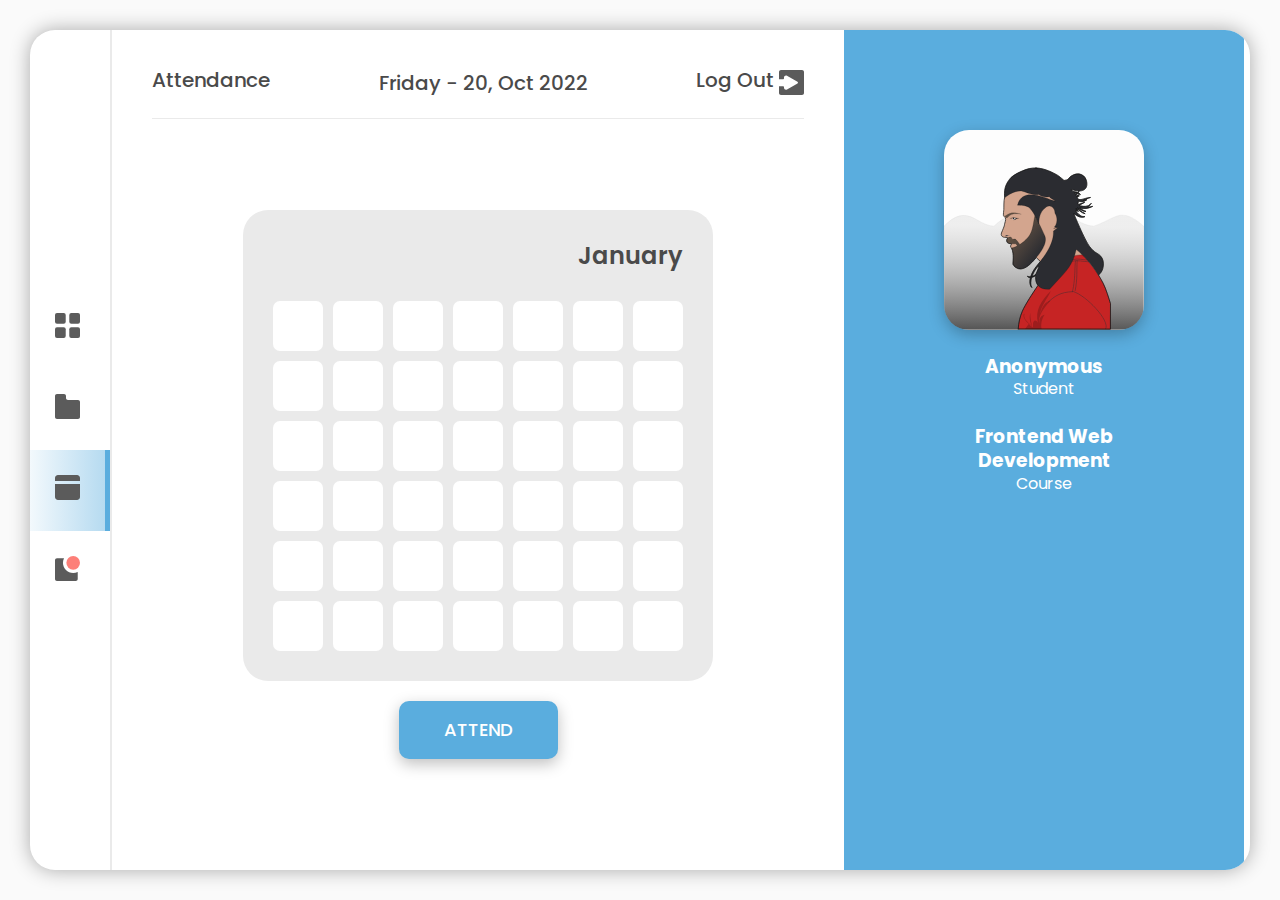
<file: assets/page/attendance.html>
<!DOCTYPE html>
<html lang="en">
  <head>
    <meta charset="UTF-8" />
    <meta http-equiv="X-UA-Compatible" content="IE=edge" />
    <meta name="viewport" content="width=device-width, initial-scale=1.0" />
    <meta
      name="keywords"
      content="Tek, Tech, Technololgy, Technopreneur, Teknopreneur, Technopreneurship, Entrepreneur, Web, Web Development, Coding, Programming, Attendance"
    />

    <title>Attendance - Teknopreneur</title>

    <link rel="preconnect" href="https://fonts.googleapis.com" />
    <link rel="preconnect" href="https://fonts.gstatic.com" crossorigin />
    <link
      href="https://fonts.googleapis.com/css2?family=Poppins:ital,wght@0,100;0,200;0,300;0,400;0,500;0,600;0,700;0,800;1,100;1,200;1,300;1,400;1,500;1,600;1,700;1,800&display=swap"
      rel="stylesheet"
    />

    <link rel="stylesheet" href="../css/style.css" />
    <link rel="stylesheet" href="../css/app.css" />
  </head>
  <body>
    <main class="main--white">
      <nav>
        <a href="dashboard.html" class="nav__item">
          <img src="../img/icon-dashboard.svg" alt="icon-dashboard" />
        </a>
        <a href="resources.html" class="nav__item">
          <img src="../img/icon-resources.svg" alt="icon-resources" />
        </a>
        <a href="attendance.html" class="nav__item nav__item--active">
          <img src="../img/icon-plan.svg" alt="icon-plan" />
        </a>
        <a href="notify.html" class="nav__item">
          <img src="../img/icon-notify.svg" alt="icon-notify" />
        </a>
      </nav>

      <section class="board">
        <header class="board__header">
          <h1 class="board__heading">Attendance</h1>
          <p>Friday - 20, Oct 2022</p>
          <a href="./sign.html" class="btn--board"
            ><span> Log Out </span
            ><img src="../img/icon-logout.svg" alt="icon-logout"
          /></a>
        </header>

        <section class="board__content">
          <section class="calendar">
            <h2 class="calendar__title">January</h2>
            <div class="calendar__dates">
              <div class="calendar__date"></div>
              <div class="calendar__date"></div>
              <div class="calendar__date"></div>
              <div class="calendar__date"></div>
              <div class="calendar__date"></div>
              <div class="calendar__date"></div>
              <div class="calendar__date"></div>
              <div class="calendar__date"></div>
              <div class="calendar__date"></div>
              <div class="calendar__date"></div>
              <div class="calendar__date"></div>
              <div class="calendar__date"></div>
              <div class="calendar__date"></div>
              <div class="calendar__date"></div>
              <div class="calendar__date"></div>
              <div class="calendar__date"></div>
              <div class="calendar__date"></div>
              <div class="calendar__date"></div>
              <div class="calendar__date"></div>
              <div class="calendar__date"></div>
              <div class="calendar__date"></div>
              <div class="calendar__date"></div>
              <div class="calendar__date"></div>
              <div class="calendar__date"></div>
              <div class="calendar__date"></div>
              <div class="calendar__date"></div>
              <div class="calendar__date"></div>
              <div class="calendar__date"></div>
              <div class="calendar__date"></div>
              <div class="calendar__date"></div>
              <div class="calendar__date"></div>
              <div class="calendar__date"></div>
              <div class="calendar__date"></div>
              <div class="calendar__date"></div>
              <div class="calendar__date"></div>
              <div class="calendar__date"></div>
              <div class="calendar__date"></div>
              <div class="calendar__date"></div>
              <div class="calendar__date"></div>
              <div class="calendar__date"></div>
              <div class="calendar__date"></div>
              <div class="calendar__date"></div>
            </div>
          </section>

          <a href="" class="btn btn--primary">Attend</a>
        </section>
      </section>

      <aside>
        <div class="user__icon"></div>

        <div>
          <h3>Anonymous</h3>
          <p>Student</p>
        </div>

        <div>
          <h3>Frontend Web Development</h3>
          <p>Course</p>
        </div>
      </aside>
    </main>
  </body>
</html>
</file>
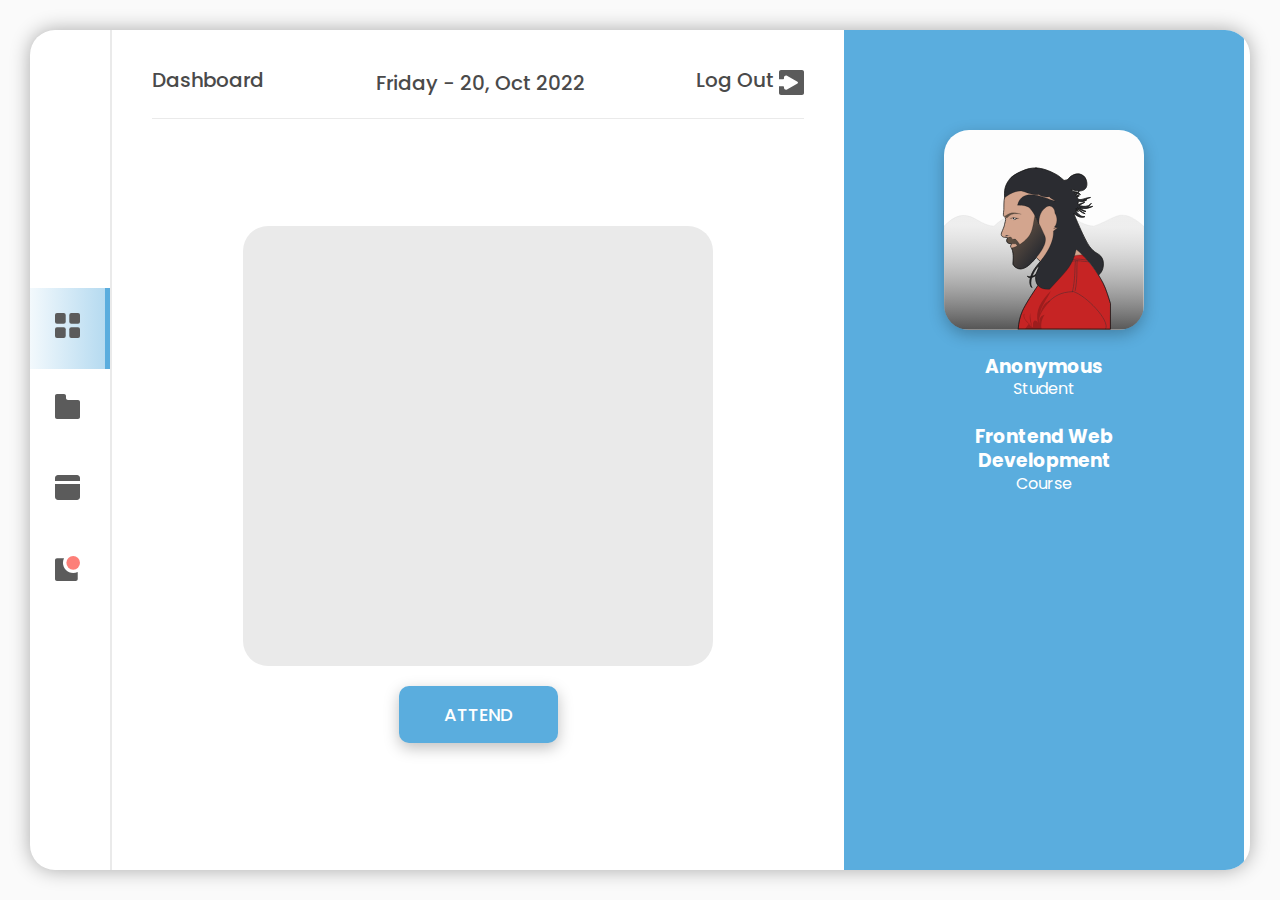
<file: assets/page/dashboard.html>
<!DOCTYPE html>
<html lang="en">
  <head>
    <meta charset="UTF-8" />
    <meta http-equiv="X-UA-Compatible" content="IE=edge" />
    <meta name="viewport" content="width=device-width, initial-scale=1.0" />

    <title>Dashboard - Teknopreneur</title>

    <link rel="preconnect" href="https://fonts.googleapis.com" />
    <link rel="preconnect" href="https://fonts.gstatic.com" crossorigin />
    <link
      href="https://fonts.googleapis.com/css2?family=Poppins:ital,wght@0,100;0,200;0,300;0,400;0,500;0,600;0,700;0,800;1,100;1,200;1,300;1,400;1,500;1,600;1,700;1,800&display=swap"
      rel="stylesheet"
    />

    <link rel="stylesheet" href="../css/style.css" />
    <link rel="stylesheet" href="../css/app.css" />
  </head>
  <body>
    <main class="main--white">
      <nav>
        <a href="dashboard.html" class="nav__item nav__item--active">
          <img src="../img/icon-dashboard.svg" alt="icon-dashboard" />
        </a>
        <a href="resources.html" class="nav__item">
          <img src="../img/icon-resources.svg" alt="icon-resources" />
        </a>
        <a href="attendance.html" class="nav__item">
          <img src="../img/icon-plan.svg" alt="icon-plan" />
        </a>
        <a href="notify.html" class="nav__item">
          <img src="../img/icon-notify.svg" alt="icon-notify" />
        </a>
      </nav>

      <section class="board">
        <header class="board__header">
          <h1 class="board__heading">Dashboard</h1>
          <p>Friday - 20, Oct 2022</p>
          <a href="" class="btn--board"
            ><span> Log Out </span
            ><img src="../img/icon-logout.svg" alt="icon-logout"
          /></a>
        </header>

        <section class="board__content">
          <section class="calendar">
            <h2 class="calendar__title"></h2>
            <div class="calendar__dates"></div>
          </section>

          <a href="" class="btn btn--primary">Attend</a>
        </section>
      </section>

      <aside>
        <div class="user__icon"></div>

        <div>
          <h3>Anonymous</h3>
          <p>Student</p>
        </div>

        <div>
          <h3>Frontend Web Development</h3>
          <p>Course</p>
        </div>
      </aside>
    </main>
  </body>
</html>
</file>
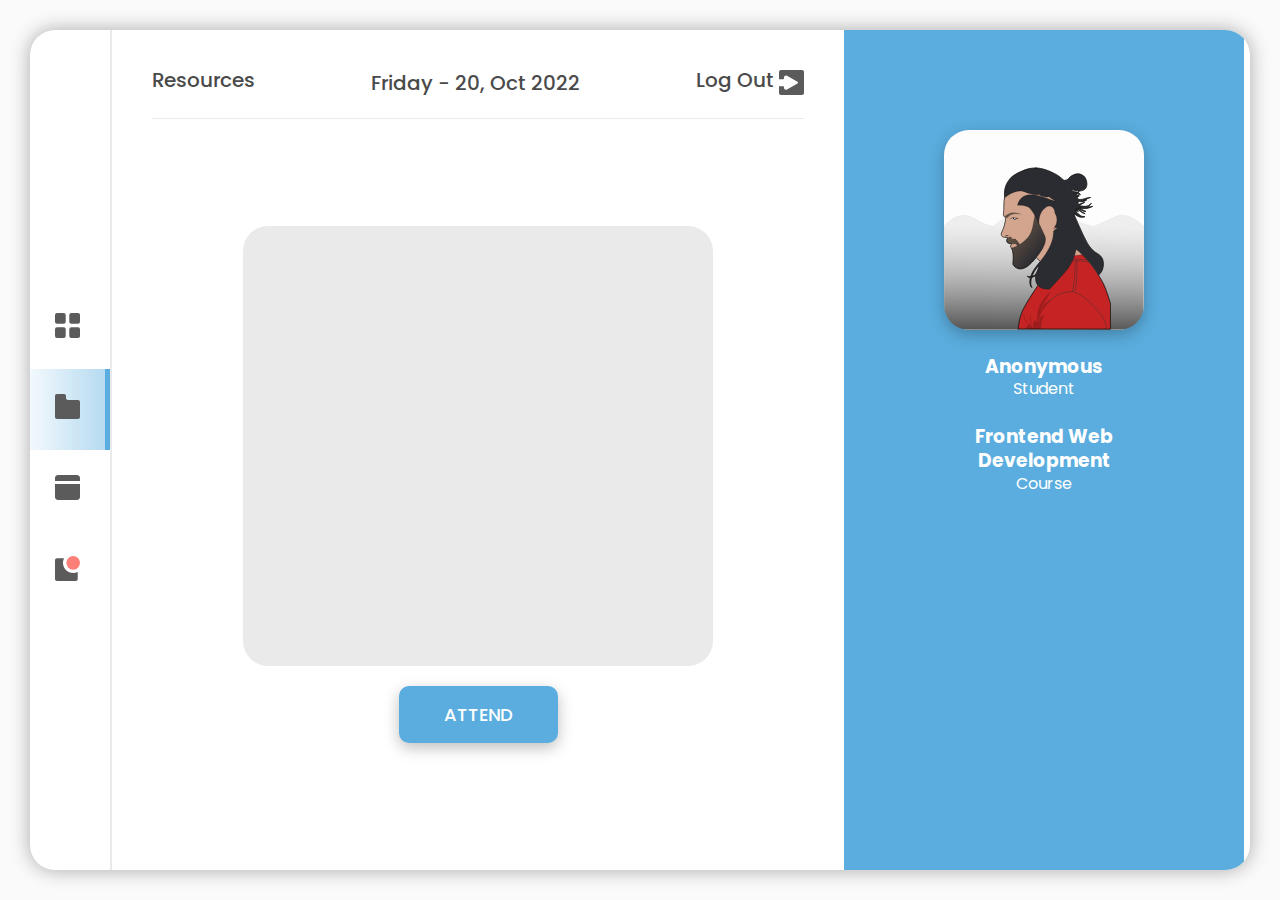
<file: assets/page/resources.html>
<!DOCTYPE html>
<html lang="en">
  <head>
    <meta charset="UTF-8" />
    <meta http-equiv="X-UA-Compatible" content="IE=edge" />
    <meta name="viewport" content="width=device-width, initial-scale=1.0" />

    <title>Resources - Teknopreneur</title>

    <link rel="preconnect" href="https://fonts.googleapis.com" />
    <link rel="preconnect" href="https://fonts.gstatic.com" crossorigin />
    <link
      href="https://fonts.googleapis.com/css2?family=Poppins:ital,wght@0,100;0,200;0,300;0,400;0,500;0,600;0,700;0,800;1,100;1,200;1,300;1,400;1,500;1,600;1,700;1,800&display=swap"
      rel="stylesheet"
    />

    <link rel="stylesheet" href="../css/style.css" />
    <link rel="stylesheet" href="../css/app.css" />
  </head>
  <body>
    <main class="main--white">
      <nav>
        <a href="dashboard.html" class="nav__item">
          <img src="../img/icon-dashboard.svg" alt="icon-dashboard" />
        </a>
        <a href="resources.html" class="nav__item nav__item--active">
          <img src="../img/icon-resources.svg" alt="icon-resources" />
        </a>
        <a href="attendance.html" class="nav__item">
          <img src="../img/icon-plan.svg" alt="icon-plan" />
        </a>
        <a href="notify.html" class="nav__item">
          <img src="../img/icon-notify.svg" alt="icon-notify" />
        </a>
      </nav>

      <section class="board">
        <header class="board__header">
          <h1 class="board__heading">Resources</h1>
          <p>Friday - 20, Oct 2022</p>
          <a href="" class="btn--board"
            ><span> Log Out </span
            ><img src="../img/icon-logout.svg" alt="icon-logout"
          /></a>
        </header>

        <section class="board__content">
          <section class="calendar">
            <h2 class="calendar__title"></h2>
            <div class="calendar__dates"></div>
          </section>

          <a href="" class="btn btn--primary">Attend</a>
        </section>
      </section>

      <aside>
        <div class="user__icon"></div>

        <div>
          <h3>Anonymous</h3>
          <p>Student</p>
        </div>

        <div>
          <h3>Frontend Web Development</h3>
          <p>Course</p>
        </div>
      </aside>
    </main>
  </body>
</html>
</file>
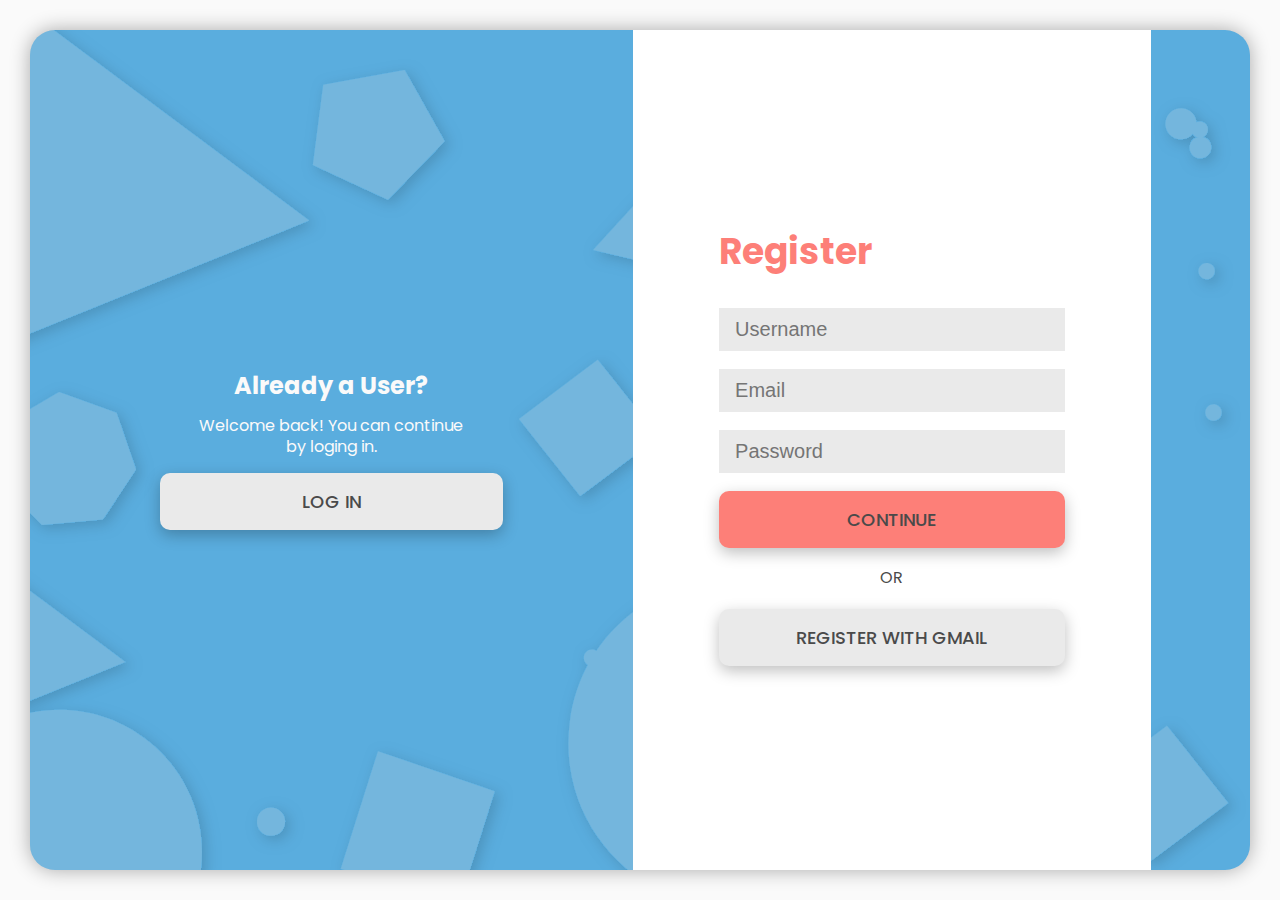
<file: assets/page/sign.html>
<!DOCTYPE html>
<html lang="en">
  <head>
    <meta charset="UTF-8" />
    <meta http-equiv="X-UA-Compatible" content="IE=edge" />
    <meta name="viewport" content="width=device-width, initial-scale=1.0" />
    <meta
      name="keywords"
      content="Tek, Tech, Technololgy, Technopreneur, Teknopreneur, Technopreneurship, Entrepreneur, Web, Web Development, Coding, Programming, Attendance"
    />
    <meta
      name="description"
      content="A website for connecting to Tek Web App"
    />

    <title>Register - Teknopreneur</title>

    <link rel="preconnect" href="https://fonts.googleapis.com" />
    <link rel="preconnect" href="https://fonts.gstatic.com" crossorigin />
    <link
      href="https://fonts.googleapis.com/css2?family=Poppins:ital,wght@0,100;0,200;0,300;0,400;0,500;0,600;0,700;0,800;1,100;1,200;1,300;1,400;1,500;1,600;1,700;1,800&display=swap"
      rel="stylesheet"
    />

    <link rel="stylesheet" href="../css/style.css" />
    <link rel="stylesheet" href="../css/sign.css" />
  </head>
  <body>
    <main>
      <svg
        class="main__bg"
        width="1779"
        height="1503"
        viewBox="0 0 1779 1503"
        fill="none"
        xmlns="http://www.w3.org/2000/svg"
      >
        <rect width="1779" height="1502" fill="none" />
        <g
          style="mix-blend-mode: overlay"
          opacity="0.2"
          filter="url(#filter0_d_165_260)"
        >
          <path
            class="main__bg--1"
            d="M681.44 396.148L178.557 599.531L246.527 71.9454L681.44 396.148Z"
            fill="#D9D9D9"
          />
          <path
            class="main__bg--2"
            d="M1089.49 648.565L997.622 717.583L926.247 627.534L1018.11 558.516L1089.49 648.565Z"
            fill="#D9D9D9"
          />
          <path
            class="main__bg--3"
            d="M839.49 303.565L773.346 371.939L685.812 331.29L697.858 237.793L792.836 220.658L839.49 303.565Z"
            fill="#D9D9D9"
          />
          <path
            class="main__bg--1"
            d="M854.48 1199.19L718.37 1152.46L761.739 1015.24L897.849 1061.97L854.48 1199.19Z"
            fill="#D9D9D9"
          />
          <path
            class="main__bg--2"
            d="M489.416 1000.13C593.385 1077.63 572.592 1239.02 452.375 1287.64V1287.64C334.452 1335.33 208.822 1238.37 225.075 1112.21V1112.21C241.329 986.055 387.432 924.103 489.416 1000.13V1000.13Z"
            fill="#D9D9D9"
          />
          <path
            class="main__bg--3"
            d="M1753.49 1075.56L1661.62 1144.58L1590.25 1054.53L1682.11 985.516L1753.49 1075.56Z"
            fill="#D9D9D9"
          />
          <path
            class="main__bg--1"
            d="M467.015 911.099L314.119 972.936L334.785 812.53L467.015 911.099Z"
            fill="#D9D9D9"
          />
          <path
            class="main__bg--2"
            d="M1290.97 851.658C1411.09 941.203 1387.07 1127.67 1248.17 1183.84V1183.84C1111.93 1238.95 966.781 1126.92 985.56 981.161V981.161C1004.34 835.401 1173.14 763.824 1290.97 851.658V851.658Z"
            fill="#D9D9D9"
          />
          <path
            class="main__bg--3"
            d="M1709.3 268.684C1720.66 277.15 1718.39 294.78 1705.26 300.091V300.091C1692.37 305.301 1678.65 294.709 1680.43 280.928V280.928C1682.2 267.147 1698.16 260.38 1709.3 268.684V268.684Z"
            fill="#D9D9D9"
          />
          <path
            class="main__bg--1"
            d="M1728.73 300.844C1736.62 306.726 1735.04 318.975 1725.92 322.665V322.665C1716.97 326.284 1707.43 318.926 1708.67 309.351V309.351C1709.9 299.776 1720.99 295.075 1728.73 300.844V300.844Z"
            fill="#D9D9D9"
          />
          <path
            class="main__bg--2"
            d="M1726.11 282.466C1732.07 286.905 1730.88 296.148 1723.99 298.933V298.933C1717.24 301.665 1710.04 296.111 1710.97 288.886V288.886C1711.91 281.66 1720.27 278.112 1726.11 282.466V282.466Z"
            fill="#D9D9D9"
          />
          <path
            class="main__bg--3"
            d="M1734.11 447.466C1740.07 451.905 1738.88 461.148 1731.99 463.933V463.933C1725.24 466.665 1718.04 461.111 1718.97 453.886V453.886C1719.91 446.66 1728.27 443.112 1734.11 447.466V447.466Z"
            fill="#D9D9D9"
          />
          <path
            class="main__bg--1"
            d="M1742.11 612.466C1748.07 616.905 1746.88 626.148 1739.99 628.933V628.933C1733.24 631.665 1726.04 626.111 1726.97 618.886V618.886C1727.91 611.66 1736.27 608.112 1742.11 612.466V612.466Z"
            fill="#D9D9D9"
          />
          <path
            class="main__bg--2"
            d="M1396.66 519.774L1012.7 430.636L1273.5 145.332L1396.66 519.774Z"
            fill="#D9D9D9"
          />
          <path
            class="main__bg--3"
            d="M1017.11 898.466C1023.07 902.905 1021.88 912.148 1014.99 914.933V914.933C1008.24 917.665 1001.04 912.111 1001.97 904.886V904.886C1002.91 897.66 1011.27 894.112 1017.11 898.466V898.466Z"
            fill="#D9D9D9"
          />
          <path
            class="main__bg--1"
            d="M479.49 686.565L440.747 744.787L369.716 751.249L319.884 701.083L328.775 632.067L389.695 596.17L456.769 620.424L479.49 686.565Z"
            fill="#D9D9D9"
          />
          <path
            class="main__bg--2"
            d="M646.823 1084.25C657.106 1091.92 655.05 1107.88 643.16 1112.69V1112.69C631.497 1117.41 619.071 1107.82 620.679 1095.34V1095.34C622.286 1082.86 636.736 1076.74 646.823 1084.25V1084.25Z"
            fill="#D9D9D9"
          />
        </g>
        <defs>
          <filter
            id="filter0_d_165_260"
            x="0"
            y="0"
            width="1779"
            height="1503"
            filterUnits="userSpaceOnUse"
            color-interpolation-filters="sRGB"
          >
            <feFlood flood-opacity="0" result="BackgroundImageFix" />
            <feColorMatrix
              in="SourceAlpha"
              type="matrix"
              values="0 0 0 0 0 0 0 0 0 0 0 0 0 0 0 0 0 0 127 0"
              result="hardAlpha"
            />
            <feOffset dx="5" dy="5" />
            <feGaussianBlur stdDeviation="7.5" />
            <feComposite in2="hardAlpha" operator="out" />
            <feColorMatrix
              type="matrix"
              values="0 0 0 0 0 0 0 0 0 0 0 0 0 0 0 0 0 0 0.71 0"
            />
            <feBlend
              mode="normal"
              in2="BackgroundImageFix"
              result="effect1_dropShadow_165_260"
            />
            <feBlend
              mode="normal"
              in="SourceGraphic"
              in2="effect1_dropShadow_165_260"
              result="shape"
            />
          </filter>
        </defs>
      </svg>

      <input type="checkbox" id="switch" class="switch" />

      <section class="switch-box switch-box--1">
        <div class="switch-box__text">
          <h2>Already a User?</h2>
          <p>
            Welcome back! You can continue <br />
            by loging in.
          </p>
          <a>
            <label class="btn btn--full" for="switch" tabindex="0"
              >Log in</label
            >
          </a>
        </div>
      </section>

      <section class="sign-form">
        <div class="sign-form__content">
          <div class="sign-form__register">
            <h1>Register</h1>
            <input type="text" placeholder="Username" />
            <input type="email" placeholder="Email" />
            <input type="password" placeholder="Password" />
            <a href="attendance.html" class="btn btn--accent btn--full"
              >Continue</a
            >
            <p>OR</p>
            <a href="" class="btn btn--full">Register with Gmail</a>
          </div>
          <div class="sign-form__login">
            <h1>Log in</h1>
            <input type="text" placeholder="Username" />
            <input type="password" placeholder="Password" />
            <a href="attendance.html" class="btn btn--accent btn--full"
              >Log in</a
            >
            <p>OR</p>
            <a href="" class="btn btn--full">Log in with Gmail</a>
          </div>
        </div>
      </section>

      <section class="switch-box switch-box--2">
        <div class="switch-box__text">
          <h2>New User?</h2>
          <p>
            Are you a new user or you don’t have an account? Welcome click to
            begin the journey 😉
          </p>
          <a>
            <label class="btn btn--full" for="switch" tabindex="0"
              >Register</label
            >
          </a>
        </div>
      </section>
    </main>
  </body>
</html>
</file>
<file: assets/css/style.css>
:root {
  --primary: #5aadde;
  --accent: #fd7f78;
  --white: #fff;
  --grey: #eaeaea;
  --grey-light: #fafafa;
  --grey-dark: #4a4a4a;

  --btn-shadow: 0px 5px 15px #00000040;
  --main-shadow: 0px 0px 20px #00000053;
}

* {
  padding: 0;
  margin: 0;
  box-sizing: inherit;
}

a:link,
a:visited,
a:active {
  color: inherit;
  text-decoration: none;
}

html {
  font-size: 62.5%;
}

body {
  box-sizing: border-box;
  /* General Text Settings */
  color: var(--grey-dark);
  font-size: 1.6rem;
  font-family: 'Poppins', sans-serif;
  font-weight: 400;
  line-height: 1.3;

  /* padding: 1rem; */
  background-color: var(--grey-light);
  min-height: 100vh;
  display: grid;
  grid-template-columns: minmax(200px, 140rem);
  grid-template-rows: minmax(10rem, 100%);
  justify-content: center;
}

h1 {
  font-size: 3.6rem;
  line-height: 1;
}

/***************************************
*********       INPUTS      ************
***************************************/

input {
  padding: 1rem 1.6rem;
  margin-bottom: 1.8rem;
  width: 100%;
  font-size: 2rem;
  color: inherit;
  background-color: var(--grey);
  caret-color: var(--primary);
  border: none;
}

input:focus,
input:focus-visible {
  outline: none;
  border-bottom: 2px var(--primary) solid;
}

/***************************************
*********      BUTTONS      ************
***************************************/

.btn,
.btn:visited {
  display: inline-block;
  padding: 1.7rem 4.5rem;
  color: var(--grey-dark);
  background-color: var(--grey);
  border-radius: 10px;
  font-size: 1.8rem;
  font-weight: 500;
  text-transform: uppercase;
  box-shadow: var(--btn-shadow);
  cursor: pointer;
}

.btn--primary,
.btn--primary:visited {
  color: var(--white);
  background-color: var(--primary);
}

.btn--accent,
.btn--accent:visited {
  color: var(--white);
  background-color: var(--accent);
}

.btn--full {
  width: 100%;
  text-align: center;
}

@media screen and (max-width: 75em) {
  html {
    font-size: 50%;
  }

  .sign-form {
    padding: 3.5rem 2rem;
  }

  h1 {
    font-size: 3.2rem;
  }

  .btn {
    padding: 1.4rem 1.6rem;
  }

  input {
    font-size: 1.7rem;
    padding: 0.8rem 1.4rem;
  }
}

@media screen and (orientation: portrait) {
  main {
    flex-direction: column;
    margin: 2rem;
    border-radius: 0px;
  }

  .main__bg {
    height: 80%;
    width: auto;
  }
}
</file>
<file: assets/css/app.css>
main {
  display: flex;
  margin: 3rem;
  background-color: var(--white);
  max-width: 140rem;
  border-radius: 25px;
  transition: all 01s;
  box-shadow: var(--main-shadow);
  overflow: hidden;
  animation: bg-animation 1.5s ease-in;
}

nav {
  flex: 0 0 7.5rem;
  display: flex;
  flex-direction: column;
  justify-content: center;
  border-right: 2px solid var(--grey);
}

.nav__item {
  padding: 2.5rem;
  transition: all 0.3s;
  background-image: radial-gradient(rgba(0, 0, 0, 0) 105%, var(--primary) 110%);
}

.nav__item--active {
  background-image: linear-gradient(
    to right,
    rgba(0, 0, 0, 0) -20%,
    var(--primary) 250%
  );
  border-right: 5px solid var(--primary);
}

.nav__item:hover {
  border: 2px solid var(--primary);
}

.nav__item:active {
  background-image: radial-gradient(rgba(0, 0, 0, 0) 10%, var(--primary) 300%);
}

.board {
  flex: 0 1 60%;
  padding: 4rem;
  display: flex;
  flex-direction: column;
}

.board__header {
  display: flex;
  justify-content: space-between;
  padding-bottom: 2rem;
  font-size: 2rem;
  font-weight: 500;
  border-bottom: 1px solid var(--grey);
}

.btn--board {
  vertical-align: middle;
  line-height: 1;
}

.btn--board span {
  vertical-align: super;
}

.btn--board:hover {
  border: 2px solid var(--primary);
}

.board__heading {
  font-size: 2rem;
  font-weight: 500;
}

.board__content {
  padding-top: 2rem;
  width: 100%;
  display: flex;
  flex-direction: column;
  justify-content: center;
  align-items: center;
  flex: 1 1 70%;
}

aside {
  padding: 10rem;
  flex: 0 1 28%;
  color: var(--white);
  background-color: var(--primary);
  display: flex;
  flex-direction: column;
  text-align: center;
  align-items: center;
}

aside > *:not(:last-child) {
  margin-bottom: 2.5rem;
}

.user__icon {
  width: 20rem;
  height: 20rem;
  border-radius: 2.5rem;
  background-image: url(../img/userimg.svg);
  box-shadow: var(--btn-shadow);
}

@keyframes bg-animation {
  from {
    transform: scale(1.5);
    opacity: 0;
  }
  to {
    transform: scale(1);
    opacity: 1;
  }
}

.calendar {
  background-color: var(--grey);
  border-radius: 2.5rem;
  padding: 3rem;
  margin-bottom: 2rem;
}

.calendar__title {
  color: var(--grey-dark);
  font-weight: 600;
  text-align: right;
  margin-bottom: 3rem;
}

.calendar__dates {
  display: grid;
  grid-template-columns: repeat(7, minmax(1rem, 5rem));
  grid-template-rows: repeat(6, minmax(1rem, 5rem));
  gap: 1rem;
  font-size: 2rem;
  font-weight: 500;
}

.calendar__date {
  background-color: var(--white);
  /* border: 1px solid currentColor; */
  border-radius: 7px;
}

.calendar__date--curr {
  background-color: var(--primary);
  color: var(--white);
}

.calendar__date--miss {
  border: 1px solid var(--accent);
}

/***************************************
****          RESPONSIVE           ****
***************************************/

@media screen and (orientation: portrait) {
  main {
    flex-direction: column-reverse;
    border-radius: 0;
  }

  nav {
    flex-direction: row;
    border-right: none;
    border-top: 2px solid var(--grey);
  }

  aside {
    display: none;
  }

  .nav__item--active {
    background-image: linear-gradient(
      to top,
      rgba(0, 0, 0, 0) -20%,
      var(--primary) 250%
    );
    border-right: none;
    border-top: 5px solid var(--primary);
  }

  .board {
    flex: 1 1 70%;
    overflow-y: scroll;
  }

  .board__header {
    flex-direction: column;
    align-items: center;
  }

  .btn--board {
    order: -1;
    display: none;
  }
}
</file>
<file: assets/css/sign.css>
main {
  position: relative;
  margin: 3rem;
  flex: 1 1 100%;
  background-color: var(--primary);
  max-width: 140rem;
  border-radius: 25px;
  display: flex;
  transition: all 01s;
  box-shadow: var(--main-shadow);
  overflow: hidden;
  animation: bg-animation 1.5s ease-in;
}

main > * {
  z-index: 10;
}

.main--white {
  background-color: var(--white);
}

.main__bg {
  position: absolute;
  right: 0px;
  top: 50%;
  transform: translateY(-45%);
  width: 125%;
}

.main__bg--1 {
  transform-origin: 50% 50%;
  animation: bg-animation-1 15s linear infinite;
}

.main__bg--2 {
  transform-origin: 50% 50%;
  animation: bg-animation-2 12s linear infinite;
}

.main__bg--3 {
  transform-origin: 50% 50%;
  animation: bg-animation-3 7s linear infinite;
}

/***************************************
****       SWITCH FUNCTIONALTY      ****
***************************************/

.switch-box {
  flex-basis: 50%;
  display: flex;
  justify-content: center;
  align-items: center;
  overflow: hidden;
  transition: all 0.7s linear;
}

.switch-box * {
  transition: all 0.7s linear;
}

.switch-box__text {
  flex: 0 1 57%;
  text-align: center;
  color: var(--grey-light);
}

.switch-box__text > p {
  margin: 1.5rem;
}

.switch {
  visibility: hidden;
  position: absolute;
  z-index: 100;
}

.switch:checked ~ .switch-box--1 {
  flex: 0 1 100px;
}
.switch:checked ~ .switch-box--1 * {
  transform: translateX(-50%);
  opacity: 0;
}

.switch:not(:checked) ~ .switch-box--2 {
  flex: 0 1 100px;
}
.switch:not(:checked) ~ .switch-box--2 * {
  transform: translateX(-50%);
  opacity: 0;
}

/***************************************
****           SIGN FORM            ****
***************************************/

.sign-form {
  flex: 0 1 43%;
  display: flex;
  justify-content: center;
  align-items: center;
  background-color: var(--white);
}

.sign-form__content {
  flex-basis: 66.7%;
  display: flex;
  flex-direction: column;
  justify-content: space-around;
}

.sign-form__register {
  transition: all 0.7s;
}

.sign-form__login {
  transition: all 0.7s;
}

.switch:not(:checked) ~ .sign-form .sign-form__login {
  flex: 0 1 0px;
  overflow: hidden;
}

.switch:checked ~ .sign-form .sign-form__register {
  flex: 0 1 0px;
  overflow: hidden;
}

.sign-form__content h1 {
  color: var(--accent);
  margin-bottom: 3.8rem;
}

.sign-form__content p {
  margin: 2rem 0;
  text-align: center;
}

/***************************************
****           ANIMATION            ****
***************************************/

@keyframes bg-animation {
  from {
    transform: scale(1.5);
    opacity: 0;
  }
  to {
    transform: scale(1);
    opacity: 1;
  }
}

@keyframes bg-animation-1 {
  0%,
  50%,
  100% {
    transform: rotateZ(0deg);
    transform: scale(1);
  }
  25% {
    transform: rotateZ(5deg);
    transform: scale(0.85);
  }
  75% {
    transform: rotateZ(-5deg);
    transform: scale(1.15);
  }
}

@keyframes bg-animation-2 {
  0%,
  50%,
  100% {
    transform: rotateZ(0deg);
    transform: scale(1);
  }
  25% {
    transform: rotateZ(-5deg);
    transform: scale(1.2);
  }
  75% {
    transform: rotateZ(5deg);
    transform: scale(0.8);
  }
}

@keyframes bg-animation-3 {
  0%,
  50%,
  100% {
    transform: rotateZ(0deg);
    transform: scale(1);
  }
  25% {
    transform: scale(0.8);
    transform: rotateZ(5deg);
  }
  75% {
    transform: rotateZ(2.5deg);
    transform: scale(1.2);
  }
}

/***************************************
****          RESPONSIVE           ****
***************************************/

/* orientation */
/* @media (orientation: landscape) {
} */

/* Mobile */
/* @media (pointer: coarse) {
} */

/* @media (pointer: fine), (pointer: none) {
  .desktop {
      display: block;
  }
}

@media (pointer: fine) and (any-pointer: coarse) {
  .touched-desktop {
      display: block;
  }
} */
</file>
